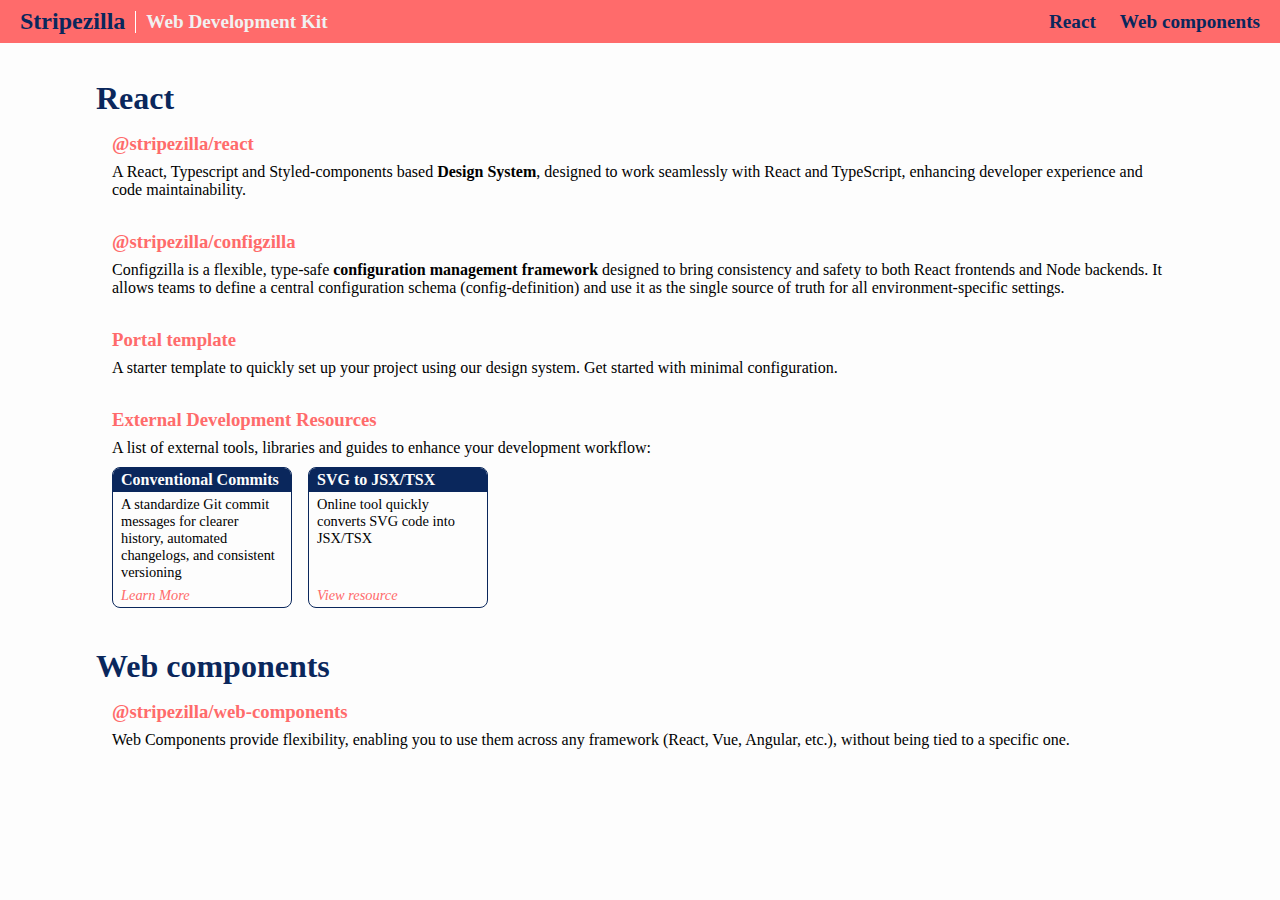
<file: index.html>
<!doctype html>
<html lang="en">

<head>
  <meta charset="UTF-8" />
  <meta http-equiv="X-UA-Compatible" content="IE=edge" />
  <meta name="viewport" content="width=device-width, initial-scale=1.0" />
  </script>
  <link rel="stylesheet" href="./style.css">
  <title>Stripezilla Web Development Kit</title>
</head>

<body>
  <header><div class="header-title">Stripezilla <h1>Web Development Kit</h1></div><div class="header-links"><a href="#react">React</a><a href="#web-components">Web components</a></div></header>
  <main>
  <section >
    <h2 id="react">React</h2>
    <div class="ds-libraries-container">
      <div class="card">
        <h3><a href="./react" target="_blank" aria-label="go to react components storybook">@stripezilla/react</a></h3>
        <div class="lib-description">A React, Typescript and Styled-components based <b>Design System</b>, designed to work seamlessly with React and
          TypeScript, enhancing developer experience and code maintainability.</div>
        <!-- <div class="cta"><a href="./react" target="_blank" aria-label="go to react components storybook">Go to storybook</a></div> -->
      </div>
      <div class="card">
        <h3><a href="https://www.npmjs.com/package/@stripezilla/configzilla"
            aria-label="go to configzilla npm documentation" target="_blank" rel="noopener noreferrer">@stripezilla/configzilla</a></h3>
        <div class="lib-description">Configzilla is a flexible, type-safe <b>configuration management framework</b> designed to bring consistency and safety to both React frontends and Node backends. It allows teams to define a central configuration schema (config-definition) and use it as the single source of truth for all environment-specific settings.</div>
        <!-- <div class="cta"><a href="https://www.npmjs.com/package/@stripezilla/configzilla"
            aria-label="go to configzilla npm documentation" target="_blank" rel="noopener noreferrer">Go to npm
            documentation</a></div> -->
      </div>
      <div class="card">
        <h3><a href="https://github.com/abhishek-kumar2-TA/ta-template"
            aria-label="go to portal template repository" target="_blank" rel="noopener noreferrer">Portal template</a></h3>
        <div class="lib-description">A starter template to quickly set up your project using our design system.
          Get started with minimal configuration.
        </div>
        <!-- <div class="cta"><a href="https://github.com/abhishek-kumar2-TA/ta-template"
            aria-label="go to portal template repository" target="_blank" rel="noopener noreferrer">Go to repository</a>
        </div> -->
      </div>
      <div class="card">
        <h3>External Development Resources</h3>
        <div class="lib-description">
          <div>
            A list of external tools, libraries and guides to enhance your development workflow:
          </div>
          <div class="external-resources">
            <div class="external-resource-container">
              <div class="external-resource-title">
                Conventional Commits
              </div>
              <div class="external-resource-description">
                A standardize Git commit messages for clearer history, automated changelogs, and consistent versioning
              </div>
              <div class="external-resource-action">
                <a href="https://www.conventionalcommits.org/en/v1.0.0/" target="_blank" rel="noopener noreferrer">Learn More</a> 
              </div>
            </div>
            <div class="external-resource-container">
              <div class="external-resource-title">
                SVG to JSX/TSX
              </div>
              <div class="external-resource-description">
                Online tool quickly converts SVG code into JSX/TSX
              </div>
              <div class="external-resource-action">
                <a href="https://worksbyabhi.com/svg-to-jsx-tsx/" target="_blank" rel="noopener noreferrer">View resource</a> 
              </div>
            </div>
          </div>
        <div>
      </div>
    </div>
  </section>
  <section>
    <h2>Web components</h2>
    <div class="ds-libraries-container">
      <div class="card">
        <h3 id="web-components"><a href="./web-components" target="_blank" aria-label="go to web components storybook">@stripezilla/web-components</a></h3>
        <div class="lib-description">Web Components provide flexibility, enabling you to use them across any framework
          (React, Vue, Angular, etc.), without being tied to a specific one.</div>
        <!-- <div class="cta"><a href="./web-components" target="_blank" aria-label="go to web components storybook">Go to storybook</a></div> -->
      </div>
    </div>
  </section>
  </main> 
</body>

</html>
</file>
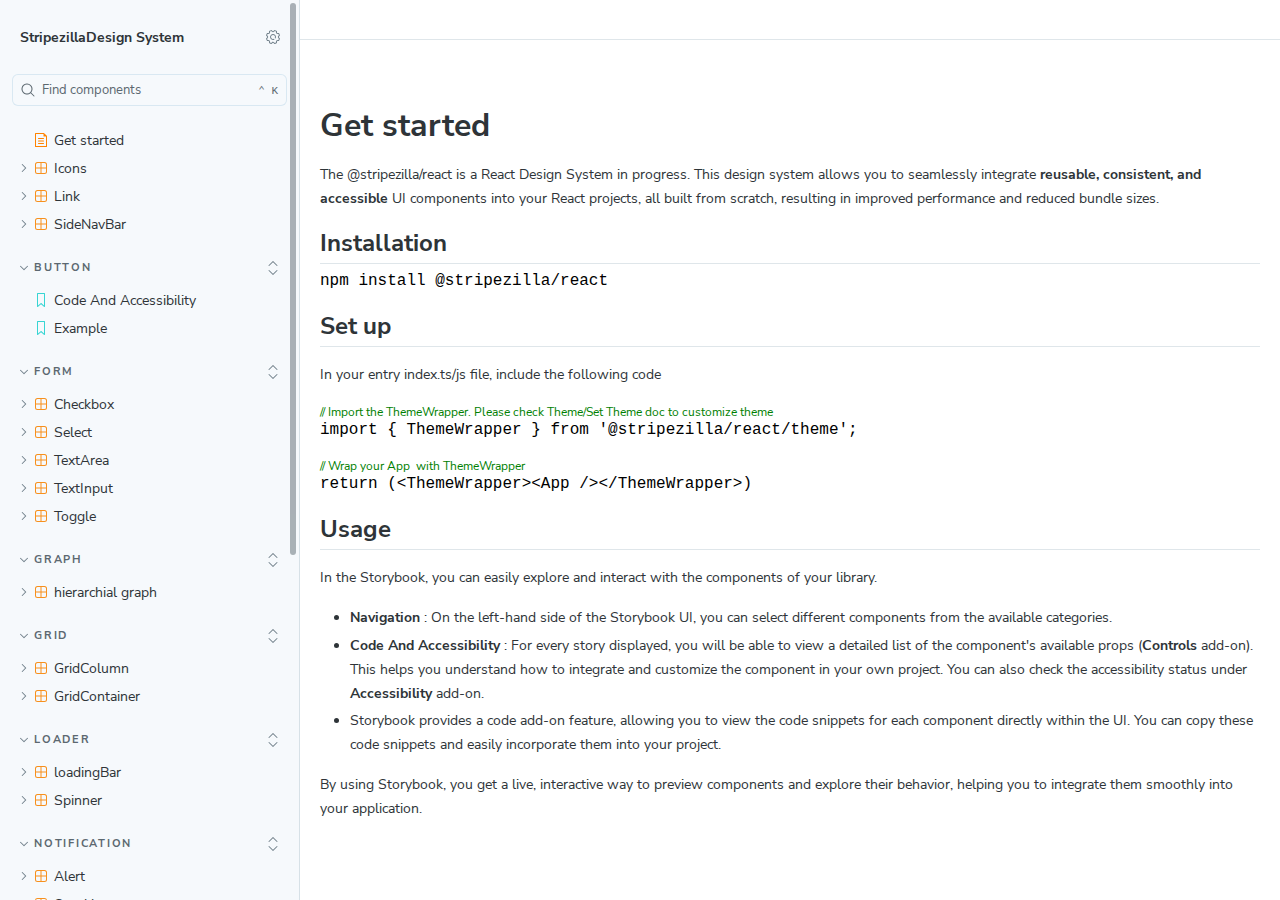
<file: react/index.html>
<!DOCTYPE html>
<html lang="en">
  <head>
    <meta charset="utf-8" />

    <title>@storybook/core - Storybook</title>
    <meta name="viewport" content="width=device-width, initial-scale=1, maximum-scale=1" />

    
    <link rel="icon" type="image/svg+xml" href="./favicon.svg" />
    
    <style>
      @font-face {
        font-family: 'Nunito Sans';
        font-style: normal;
        font-weight: 400;
        font-display: swap;
        src: url('./sb-common-assets/nunito-sans-regular.woff2') format('woff2');
      }

      @font-face {
        font-family: 'Nunito Sans';
        font-style: italic;
        font-weight: 400;
        font-display: swap;
        src: url('./sb-common-assets/nunito-sans-italic.woff2') format('woff2');
      }

      @font-face {
        font-family: 'Nunito Sans';
        font-style: normal;
        font-weight: 700;
        font-display: swap;
        src: url('./sb-common-assets/nunito-sans-bold.woff2') format('woff2');
      }

      @font-face {
        font-family: 'Nunito Sans';
        font-style: italic;
        font-weight: 700;
        font-display: swap;
        src: url('./sb-common-assets/nunito-sans-bold-italic.woff2') format('woff2');
      }
    </style>

    <link href="./sb-manager/runtime.js" rel="modulepreload" />

    
    <link href="./sb-addons/storybook-core-core-server-presets-0/common-manager-bundle.js" rel="modulepreload" />
    
    <link href="./sb-addons/essentials-controls-1/manager-bundle.js" rel="modulepreload" />
    
    <link href="./sb-addons/essentials-actions-2/manager-bundle.js" rel="modulepreload" />
    
    <link href="./sb-addons/essentials-backgrounds-3/manager-bundle.js" rel="modulepreload" />
    
    <link href="./sb-addons/essentials-viewport-4/manager-bundle.js" rel="modulepreload" />
    
    <link href="./sb-addons/essentials-toolbars-5/manager-bundle.js" rel="modulepreload" />
    
    <link href="./sb-addons/essentials-measure-6/manager-bundle.js" rel="modulepreload" />
    
    <link href="./sb-addons/essentials-outline-7/manager-bundle.js" rel="modulepreload" />
    
    <link href="./sb-addons/storysource-8/manager-bundle.js" rel="modulepreload" />
    
    <link href="./sb-addons/a11y-9/manager-bundle.js" rel="modulepreload" />
    
    <link href="./sb-addons/storybook-10/manager-bundle.js" rel="modulepreload" />
       

    <style>
      #storybook-root[hidden] {
        display: none !important;
      }
    </style>

    
  </head>
  <body>
    <div id="root"></div>

    
    <script>
      
        
          window['FEATURES'] = {
  "argTypeTargetsV7": true,
  "legacyDecoratorFileOrder": false,
  "disallowImplicitActionsInRenderV8": true
};
        
      
        
          window['REFS'] = {};
        
      
        
          window['LOGLEVEL'] = "info";
        
      
        
          window['DOCS_OPTIONS'] = {
  "defaultName": "Docs",
  "autodocs": "tag"
};
        
      
        
          window['CONFIG_TYPE'] = "PRODUCTION";
        
      
        
      
        
      
        
          window['TAGS_OPTIONS'] = {
  "dev-only": {
    "excludeFromDocsStories": true
  },
  "docs-only": {
    "excludeFromSidebar": true
  },
  "test-only": {
    "excludeFromSidebar": true,
    "excludeFromDocsStories": true
  }
};
        
      
        
          window['STORYBOOK_RENDERER'] = "react";
        
      
        
          window['STORYBOOK_BUILDER'] = "@storybook/builder-webpack5";
        
      
        
          window['STORYBOOK_FRAMEWORK'] = "/home/roar/rnd/design-system/node_modules/@storybook/react-webpack5";
        
      
    </script>
    

    <script type="module">
      import './sb-manager/globals-runtime.js';
      
      
        import './sb-addons/storybook-core-core-server-presets-0/common-manager-bundle.js';
      
        import './sb-addons/essentials-controls-1/manager-bundle.js';
      
        import './sb-addons/essentials-actions-2/manager-bundle.js';
      
        import './sb-addons/essentials-backgrounds-3/manager-bundle.js';
      
        import './sb-addons/essentials-viewport-4/manager-bundle.js';
      
        import './sb-addons/essentials-toolbars-5/manager-bundle.js';
      
        import './sb-addons/essentials-measure-6/manager-bundle.js';
      
        import './sb-addons/essentials-outline-7/manager-bundle.js';
      
        import './sb-addons/storysource-8/manager-bundle.js';
      
        import './sb-addons/a11y-9/manager-bundle.js';
      
        import './sb-addons/storybook-10/manager-bundle.js';
      
      
      import './sb-manager/runtime.js';
    </script>

    
    <link href="./sb-preview/runtime.js" rel="prefetch" as="script" />
    
  </body>
</html>
</file>
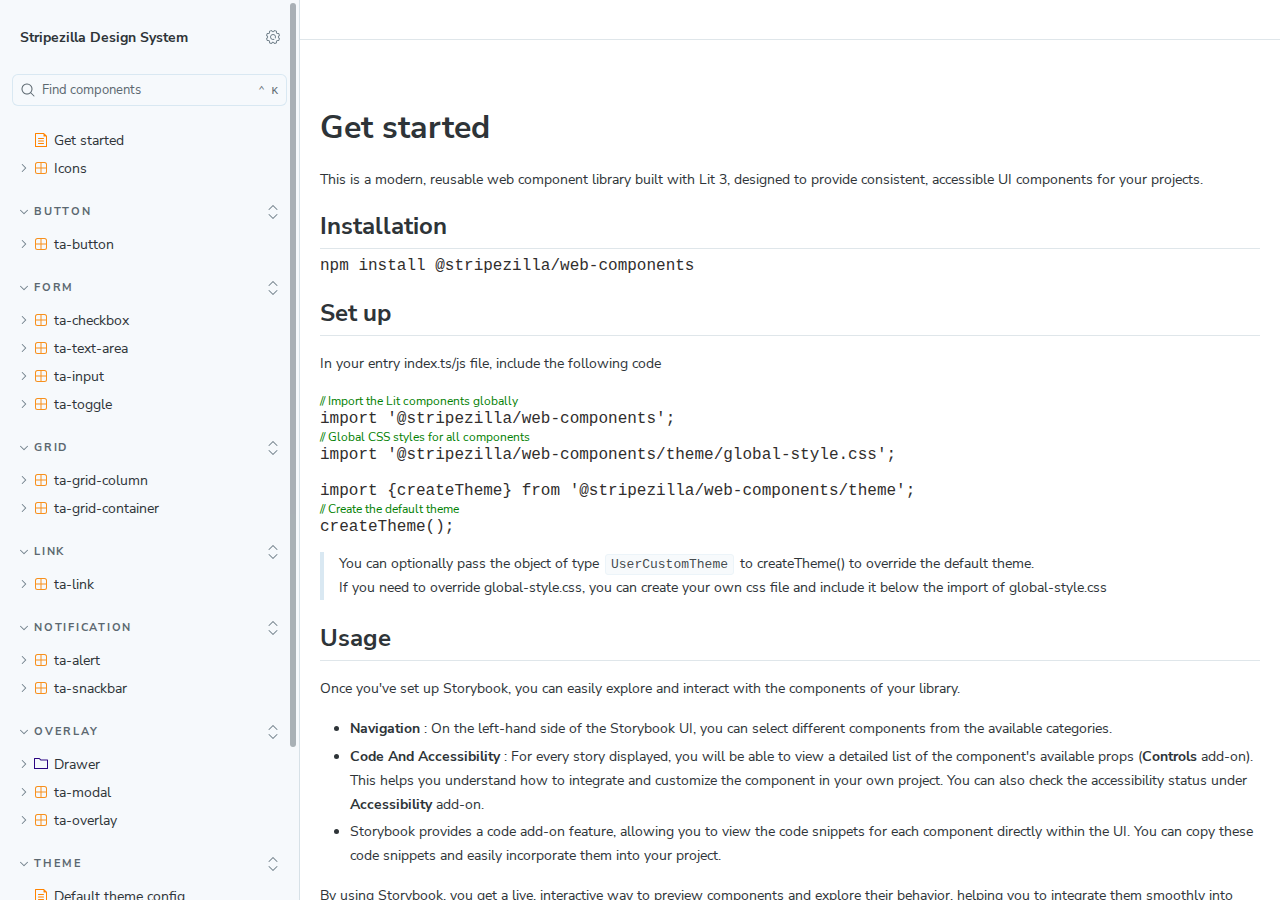
<file: web-components/index.html>
<!DOCTYPE html>
<html lang="en">
  <head>
    <meta charset="utf-8" />

    <title>@storybook/core - Storybook</title>
    <meta name="viewport" content="width=device-width, initial-scale=1, maximum-scale=1" />

    
    <link rel="icon" type="image/svg+xml" href="./favicon.svg" />
    
    <style>
      @font-face {
        font-family: 'Nunito Sans';
        font-style: normal;
        font-weight: 400;
        font-display: swap;
        src: url('./sb-common-assets/nunito-sans-regular.woff2') format('woff2');
      }

      @font-face {
        font-family: 'Nunito Sans';
        font-style: italic;
        font-weight: 400;
        font-display: swap;
        src: url('./sb-common-assets/nunito-sans-italic.woff2') format('woff2');
      }

      @font-face {
        font-family: 'Nunito Sans';
        font-style: normal;
        font-weight: 700;
        font-display: swap;
        src: url('./sb-common-assets/nunito-sans-bold.woff2') format('woff2');
      }

      @font-face {
        font-family: 'Nunito Sans';
        font-style: italic;
        font-weight: 700;
        font-display: swap;
        src: url('./sb-common-assets/nunito-sans-bold-italic.woff2') format('woff2');
      }
    </style>

    <link href="./sb-manager/runtime.js" rel="modulepreload" />

    
    <link href="./sb-addons/storybook-core-core-server-presets-0/common-manager-bundle.js" rel="modulepreload" />
    
    <link href="./sb-addons/essentials-controls-1/manager-bundle.js" rel="modulepreload" />
    
    <link href="./sb-addons/essentials-actions-2/manager-bundle.js" rel="modulepreload" />
    
    <link href="./sb-addons/essentials-backgrounds-3/manager-bundle.js" rel="modulepreload" />
    
    <link href="./sb-addons/essentials-viewport-4/manager-bundle.js" rel="modulepreload" />
    
    <link href="./sb-addons/essentials-toolbars-5/manager-bundle.js" rel="modulepreload" />
    
    <link href="./sb-addons/essentials-measure-6/manager-bundle.js" rel="modulepreload" />
    
    <link href="./sb-addons/essentials-outline-7/manager-bundle.js" rel="modulepreload" />
    
    <link href="./sb-addons/storysource-8/manager-bundle.js" rel="modulepreload" />
    
    <link href="./sb-addons/a11y-9/manager-bundle.js" rel="modulepreload" />
    
    <link href="./sb-addons/storybook-10/manager-bundle.js" rel="modulepreload" />
       

    <style>
      #storybook-root[hidden] {
        display: none !important;
      }
    </style>

    
  </head>
  <body>
    <div id="root"></div>

    
    <script>
      
        
          window['FEATURES'] = {
  "argTypeTargetsV7": true,
  "legacyDecoratorFileOrder": false,
  "disallowImplicitActionsInRenderV8": true
};
        
      
        
          window['REFS'] = {};
        
      
        
          window['LOGLEVEL'] = "info";
        
      
        
          window['DOCS_OPTIONS'] = {
  "defaultName": "Docs",
  "autodocs": "tag"
};
        
      
        
          window['CONFIG_TYPE'] = "PRODUCTION";
        
      
        
      
        
      
        
          window['TAGS_OPTIONS'] = {
  "dev-only": {
    "excludeFromDocsStories": true
  },
  "docs-only": {
    "excludeFromSidebar": true
  },
  "test-only": {
    "excludeFromSidebar": true,
    "excludeFromDocsStories": true
  }
};
        
      
        
          window['STORYBOOK_RENDERER'] = "web-components";
        
      
        
          window['STORYBOOK_BUILDER'] = "@storybook/builder-webpack5";
        
      
        
          window['STORYBOOK_FRAMEWORK'] = "/home/roar/rnd/design-system/node_modules/@storybook/web-components-webpack5";
        
      
    </script>
    

    <script type="module">
      import './sb-manager/globals-runtime.js';
      
      
        import './sb-addons/storybook-core-core-server-presets-0/common-manager-bundle.js';
      
        import './sb-addons/essentials-controls-1/manager-bundle.js';
      
        import './sb-addons/essentials-actions-2/manager-bundle.js';
      
        import './sb-addons/essentials-backgrounds-3/manager-bundle.js';
      
        import './sb-addons/essentials-viewport-4/manager-bundle.js';
      
        import './sb-addons/essentials-toolbars-5/manager-bundle.js';
      
        import './sb-addons/essentials-measure-6/manager-bundle.js';
      
        import './sb-addons/essentials-outline-7/manager-bundle.js';
      
        import './sb-addons/storysource-8/manager-bundle.js';
      
        import './sb-addons/a11y-9/manager-bundle.js';
      
        import './sb-addons/storybook-10/manager-bundle.js';
      
      
      import './sb-manager/runtime.js';
    </script>

    
    <link href="./sb-preview/runtime.js" rel="prefetch" as="script" />
    
  </body>
</html>
</file>
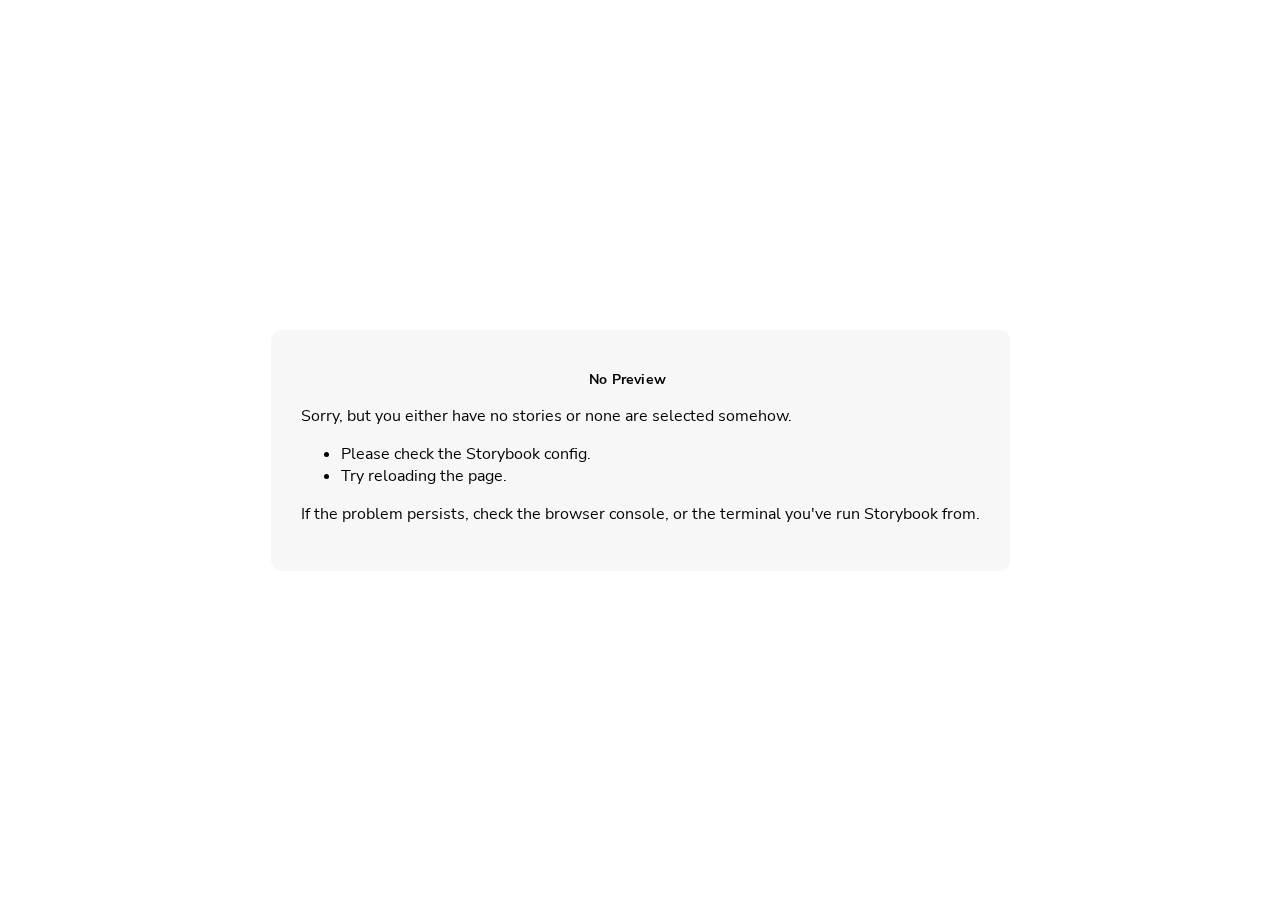
<file: react/iframe.html>
<!doctype html><html lang="en"><head><meta charset="utf-8"><title>Webpack App</title><meta name="viewport" content="width=device-width,initial-scale=1"><style>@font-face {
        font-family: 'Nunito Sans';
        font-style: normal;
        font-weight: 400;
        font-display: swap;
        src: url('./sb-common-assets/nunito-sans-regular.woff2') format('woff2');
      }

      @font-face {
        font-family: 'Nunito Sans';
        font-style: italic;
        font-weight: 400;
        font-display: swap;
        src: url('./sb-common-assets/nunito-sans-italic.woff2') format('woff2');
      }

      @font-face {
        font-family: 'Nunito Sans';
        font-style: normal;
        font-weight: 700;
        font-display: swap;
        src: url('./sb-common-assets/nunito-sans-bold.woff2') format('woff2');
      }

      @font-face {
        font-family: 'Nunito Sans';
        font-style: italic;
        font-weight: 700;
        font-display: swap;
        src: url('./sb-common-assets/nunito-sans-bold-italic.woff2') format('woff2');
      }</style><base target="_parent"><style>/* While we aren't showing the main block yet, but still preparing, we want everything the user
     has rendered, which may or may not be in #storybook-root, to be display none */
  .sb-show-preparing-story:not(.sb-show-main) > :not(.sb-preparing-story) {
    display: none;
  }

  .sb-show-preparing-docs:not(.sb-show-main) > :not(.sb-preparing-docs) {
    display: none;
  }

  /* Hide our own blocks when we aren't supposed to be showing them */
  :not(.sb-show-preparing-story) > .sb-preparing-story,
  :not(.sb-show-preparing-docs) > .sb-preparing-docs,
  :not(.sb-show-nopreview) > .sb-nopreview,
  :not(.sb-show-errordisplay) > .sb-errordisplay {
    display: none;
  }

  .sb-show-main.sb-main-centered {
    margin: 0;
    display: flex;
    align-items: center;
    min-height: 100vh;
  }

  .sb-show-main.sb-main-centered #storybook-root {
    box-sizing: border-box;
    margin: auto;
    padding: 1rem;
    max-height: 100%;
    /* Hack for centering correctly in IE11 */
  }

  /* Vertical centering fix for IE11 */
  @media screen and (-ms-high-contrast: none), (-ms-high-contrast: active) {
    .sb-show-main.sb-main-centered:after {
      content: '';
      min-height: inherit;
      font-size: 0;
    }
  }

  .sb-show-main.sb-main-fullscreen {
    margin: 0;
    padding: 0;
    display: block;
  }

  .sb-show-main.sb-main-padded {
    margin: 0;
    padding: 1rem;
    display: block;
    box-sizing: border-box;
  }

  .sb-wrapper {
    position: fixed;
    top: 0;
    bottom: 0;
    left: 0;
    right: 0;
    box-sizing: border-box;

    padding: 40px;
    font-family:
      'Nunito Sans',
      -apple-system,
      '.SFNSText-Regular',
      'San Francisco',
      BlinkMacSystemFont,
      'Segoe UI',
      'Helvetica Neue',
      Helvetica,
      Arial,
      sans-serif;
    -webkit-font-smoothing: antialiased;
    overflow: auto;
  }

  @media (max-width: 700px) {
    .sb-wrapper {
      padding: 20px;
    }
  }

  @media (max-width: 500px) {
    .sb-wrapper {
      padding: 10px;
    }
  }

  .sb-heading {
    font-size: 14px;
    font-weight: 600;
    letter-spacing: 0.2px;
    margin: 10px 0;
    padding-right: 25px;
  }

  .sb-nopreview {
    display: flex;
    align-content: center;
    justify-content: center;
    box-sizing: border-box;
  }

  .sb-nopreview_main {
    margin: auto;
    padding: 30px;
    border-radius: 10px;
    background: rgba(0, 0, 0, 0.03);
  }

  .sb-nopreview_heading {
    text-align: center;
  }

  .sb-errordisplay {
    background: #f6f9fc;
    color: black;
    z-index: 999999;
    width: 100vw;
    min-height: 100vh;
    box-sizing: border-box;

    & ol {
      padding-left: 18px;
      margin: 0;
    }

    & h1 {
      font-family: Nunito Sans;
      font-size: 22px;
      font-weight: 400;
      line-height: 30px;
      font-weight: normal;
      margin: 0;

      &::before {
        content: '';
        display: inline-block;
        width: 12px;
        height: 12px;
        background: #ff4400;
        border-radius: 50%;
        margin-right: 8px;
      }
    }

    & p,
    & ol {
      font-family: Nunito Sans;
      font-size: 14px;
      font-weight: 400;
      line-height: 19px;
      margin: 0;
    }

    & li + li {
      margin: 0;
      padding: 0;
      padding-top: 12px;
    }

    & a {
      color: currentColor;
    }
  }

  .sb-errordisplay_main {
    margin: auto;
    padding: 24px;
    display: flex;
    box-sizing: border-box;

    flex-direction: column;
    min-height: 100%;
    width: 100%;
    border-radius: 6px;
    background: white;
    border: 1px solid #ff0000;
    box-shadow: 0 0 64px rgba(0, 0, 0, 0.1);
    gap: 24px;
  }

  .sb-errordisplay_code {
    padding: 10px;
    flex: 1;
    background: #242424;
    color: #c6c6c6;
    box-sizing: border-box;

    font-size: 14px;
    font-weight: 400;
    line-height: 19px;
    border-radius: 4px;

    font-family: 'Operator Mono', 'Fira Code Retina', 'Fira Code', 'FiraCode-Retina', 'Andale Mono',
      'Lucida Console', Consolas, Monaco, monospace;
    margin: 0;
    overflow: auto;
  }

  .sb-errordisplay pre {
    white-space: pre-wrap;
    white-space: revert;
  }

  @-webkit-keyframes sb-rotate360 {
    from {
      transform: rotate(0deg);
    }

    to {
      transform: rotate(360deg);
    }
  }

  @keyframes sb-rotate360 {
    from {
      transform: rotate(0deg);
    }

    to {
      transform: rotate(360deg);
    }
  }

  @-webkit-keyframes sb-glow {
    0%,
    100% {
      opacity: 1;
    }

    50% {
      opacity: 0.4;
    }
  }

  @keyframes sb-glow {
    0%,
    100% {
      opacity: 1;
    }

    50% {
      opacity: 0.4;
    }
  }

  /* We display the preparing loaders *over* the rendering story */
  .sb-preparing-story,
  .sb-preparing-docs {
    background-color: white;
    /* Maximum possible z-index. It would be better to use stacking contexts to ensure it's always
    on top, but this isn't possible as it would require making CSS changes that could affect user code */
    z-index: 2147483647;
  }

  .sb-loader {
    -webkit-animation: sb-rotate360 0.7s linear infinite;
    animation: sb-rotate360 0.7s linear infinite;
    border-color: rgba(97, 97, 97, 0.29);
    border-radius: 50%;
    border-style: solid;
    border-top-color: #646464;
    border-width: 2px;
    display: inline-block;
    height: 32px;
    left: 50%;
    margin-left: -16px;
    margin-top: -16px;
    mix-blend-mode: difference;
    overflow: hidden;
    position: absolute;
    top: 50%;
    transition: all 200ms ease-out;
    vertical-align: top;
    width: 32px;
    z-index: 4;
  }

  .sb-previewBlock {
    background: #fff;
    border: 1px solid rgba(0, 0, 0, 0.1);
    border-radius: 4px;
    box-shadow: rgba(0, 0, 0, 0.1) 0 1px 3px 0;
    margin: 25px auto 40px;
    max-width: 600px;
  }

  .sb-previewBlock_header {
    align-items: center;
    box-shadow: rgba(0, 0, 0, 0.1) 0 -1px 0 0 inset;
    display: flex;
    gap: 14px;
    height: 40px;
    padding: 0 12px;
  }

  .sb-previewBlock_icon {
    -webkit-animation: sb-glow 1.5s ease-in-out infinite;
    animation: sb-glow 1.5s ease-in-out infinite;
    background: #e6e6e6;
    height: 14px;
    width: 14px;
  }

  .sb-previewBlock_icon:last-child {
    margin-left: auto;
  }

  .sb-previewBlock_body {
    -webkit-animation: sb-glow 1.5s ease-in-out infinite;
    animation: sb-glow 1.5s ease-in-out infinite;
    height: 182px;
    position: relative;
  }

  .sb-argstableBlock {
    border-collapse: collapse;
    border-spacing: 0;
    font-size: 13px;
    line-height: 20px;
    margin: 25px auto 40px;
    max-width: 600px;
    text-align: left;
    width: 100%;
  }

  .sb-argstableBlock th:first-of-type,
  .sb-argstableBlock td:first-of-type {
    padding-left: 20px;
  }

  .sb-argstableBlock th:nth-of-type(2),
  .sb-argstableBlock td:nth-of-type(2) {
    width: 35%;
  }

  .sb-argstableBlock th:nth-of-type(3),
  .sb-argstableBlock td:nth-of-type(3) {
    width: 15%;
  }

  .sb-argstableBlock th:last-of-type,
  .sb-argstableBlock td:last-of-type {
    width: 25%;
    padding-right: 20px;
  }

  .sb-argstableBlock th span,
  .sb-argstableBlock td span {
    -webkit-animation: sb-glow 1.5s ease-in-out infinite;
    animation: sb-glow 1.5s ease-in-out infinite;
    background-color: rgba(0, 0, 0, 0.1);
    border-radius: 0;
    box-shadow: none;
    color: transparent;
  }

  .sb-argstableBlock th {
    padding: 10px 15px;
  }

  .sb-argstableBlock-body {
    border-radius: 4px;
    box-shadow:
      rgba(0, 0, 0, 0.1) 0 1px 3px 1px,
      rgba(0, 0, 0, 0.065) 0 0 0 1px;
  }

  .sb-argstableBlock-body tr {
    background: transparent;
    overflow: hidden;
  }

  .sb-argstableBlock-body tr:not(:first-child) {
    border-top: 1px solid #e6e6e6;
  }

  .sb-argstableBlock-body tr:first-child td:first-child {
    border-top-left-radius: 4px;
  }

  .sb-argstableBlock-body tr:first-child td:last-child {
    border-top-right-radius: 4px;
  }

  .sb-argstableBlock-body tr:last-child td:first-child {
    border-bottom-left-radius: 4px;
  }

  .sb-argstableBlock-body tr:last-child td:last-child {
    border-bottom-right-radius: 4px;
  }

  .sb-argstableBlock-body td {
    background: #fff;
    padding-bottom: 10px;
    padding-top: 10px;
    vertical-align: top;
  }

  .sb-argstableBlock-body td:not(:first-of-type) {
    padding-left: 15px;
    padding-right: 15px;
  }

  .sb-argstableBlock-body button {
    -webkit-animation: sb-glow 1.5s ease-in-out infinite;
    animation: sb-glow 1.5s ease-in-out infinite;
    background-color: rgba(0, 0, 0, 0.1);
    border: 0;
    border-radius: 0;
    box-shadow: none;
    color: transparent;
    display: inline;
    font-size: 12px;
    line-height: 1;
    padding: 10px 16px;
  }

  .sb-argstableBlock-summary {
    margin-top: 4px;
  }

  .sb-argstableBlock-code {
    margin-right: 4px;
    margin-bottom: 4px;
    padding: 2px 5px;
  }</style><script>/* globals window */
  /* eslint-disable no-underscore-dangle */
  try {
    if (window.top !== window) {
      window.__REACT_DEVTOOLS_GLOBAL_HOOK__ = window.top.__REACT_DEVTOOLS_GLOBAL_HOOK__;
      window.__VUE_DEVTOOLS_GLOBAL_HOOK__ = window.top.__VUE_DEVTOOLS_GLOBAL_HOOK__;
      window.top.__VUE_DEVTOOLS_CONTEXT__ = window.document;
    }
  } catch (e) {
    // eslint-disable-next-line no-console
    console.warn('unable to connect to top frame for connecting dev tools');
  }</script><style>#storybook-root[hidden],
      #storybook-docs[hidden] {
        display: none !important;
      }</style></head><body><div class="sb-preparing-story sb-wrapper"><div class="sb-loader"></div></div><div class="sb-preparing-docs sb-wrapper"><div class="sb-previewBlock"><div class="sb-previewBlock_header"><div class="sb-previewBlock_icon"></div><div class="sb-previewBlock_icon"></div><div class="sb-previewBlock_icon"></div><div class="sb-previewBlock_icon"></div></div><div class="sb-previewBlock_body"><div class="sb-loader"></div></div></div><table aria-hidden="true" class="sb-argstableBlock"><thead class="sb-argstableBlock-head"><tr><th><span>Name</span></th><th><span>Description</span></th><th><span>Default</span></th><th><span>Control</span></th></tr></thead><tbody class="sb-argstableBlock-body"><tr><td><span>propertyName</span><span title="Required">*</span></td><td><div><span>This is a short description</span></div><div class="sb-argstableBlock-summary"><div><span class="sb-argstableBlock-code">summary</span></div></div></td><td><div><span class="sb-argstableBlock-code">defaultValue</span></div></td><td><button>Set string</button></td></tr><tr><td><span>propertyName</span><span>*</span></td><td><div><span>This is a short description</span></div><div class="sb-argstableBlock-summary"><div><span class="sb-argstableBlock-code">summary</span></div></div></td><td><div><span class="sb-argstableBlock-code">defaultValue</span></div></td><td><button>Set string</button></td></tr><tr><td><span>propertyName</span><span>*</span></td><td><div><span>This is a short description</span></div><div class="sb-argstableBlock-summary"><div><span class="sb-argstableBlock-code">summary</span></div></div></td><td><div><span class="sb-argstableBlock-code">defaultValue</span></div></td><td><button>Set string</button></td></tr></tbody></table></div><div class="sb-nopreview sb-wrapper"><div class="sb-nopreview_main"><h1 class="sb-nopreview_heading sb-heading">No Preview</h1><p>Sorry, but you either have no stories or none are selected somehow.</p><ul><li>Please check the Storybook config.</li><li>Try reloading the page.</li></ul><p>If the problem persists, check the browser console, or the terminal you've run Storybook from.</p></div></div><div class="sb-errordisplay sb-wrapper"><div class="sb-errordisplay_main"><h1 id="error-message"></h1><p>The component failed to render properly, likely due to a configuration issue in Storybook. Here are some common causes and how you can address them:</p><ol><li><strong>Missing Context/Providers</strong>: You can use decorators to supply specific contexts or providers, which are sometimes necessary for components to render correctly. For detailed instructions on using decorators, please visit the <a href="https://storybook.js.org/docs/writing-stories/decorators">Decorators documentation</a>.</li><li><strong>Misconfigured Webpack or Vite</strong>: Verify that Storybook picks up all necessary settings for loaders, plugins, and other relevant parameters. You can find step-by-step guides for configuring <a href="https://storybook.js.org/docs/builders/webpack">Webpack</a> or <a href="https://storybook.js.org/docs/builders/vite">Vite</a> with Storybook.</li><li><strong>Missing Environment Variables</strong>: Your Storybook may require specific environment variables to function as intended. You can set up custom environment variables as outlined in the <a href="https://storybook.js.org/docs/configure/environment-variables">Environment Variables documentation</a>.</li></ol><pre class="sb-errordisplay_code"><code id="error-stack"></code></pre></div></div><div id="storybook-root"></div><div id="storybook-docs"></div><script>window['CONFIG_TYPE'] = "PRODUCTION";
          
      
          
            window['LOGLEVEL'] = "info";
          
      
          
            window['FRAMEWORK_OPTIONS'] = {};
          
      
          
      
          
            window['FEATURES'] = {"argTypeTargetsV7":true,"legacyDecoratorFileOrder":false,"disallowImplicitActionsInRenderV8":true};
          
      
          
      
          
            window['STORIES'] = [{"titlePrefix":"","directory":"./src","files":"**/*.mdx","importPathMatcher":"^\\.[\\\\/](?:src(?:\\/(?!\\.)(?:(?:(?!(?:^|\\/)\\.).)*?)\\/|\\/|$)(?!\\.)(?=.)[^/]*?\\.mdx)$"},{"titlePrefix":"","directory":"./src","files":"**/*.stories.@(js|jsx|mjs|ts|tsx)","importPathMatcher":"^\\.[\\\\/](?:src(?:\\/(?!\\.)(?:(?:(?!(?:^|\\/)\\.).)*?)\\/|\\/|$)(?!\\.)(?=.)[^/]*?\\.stories\\.(js|jsx|mjs|ts|tsx))$"}];
          
      
          
            window['DOCS_OPTIONS'] = {"defaultName":"Docs","autodocs":"tag"};
          
      
          
            window['TAGS_OPTIONS'] = {"dev-only":{"excludeFromDocsStories":true},"docs-only":{"excludeFromSidebar":true},"test-only":{"excludeFromSidebar":true,"excludeFromDocsStories":true}};</script><script type="module">import './sb-preview/runtime.js';

      
      import './runtime~main.376d891f.iframe.bundle.js';
      
      import './971.64552dbf.iframe.bundle.js';
      
      import './main.9ee87d3a.iframe.bundle.js';</script></body></html>
</file>
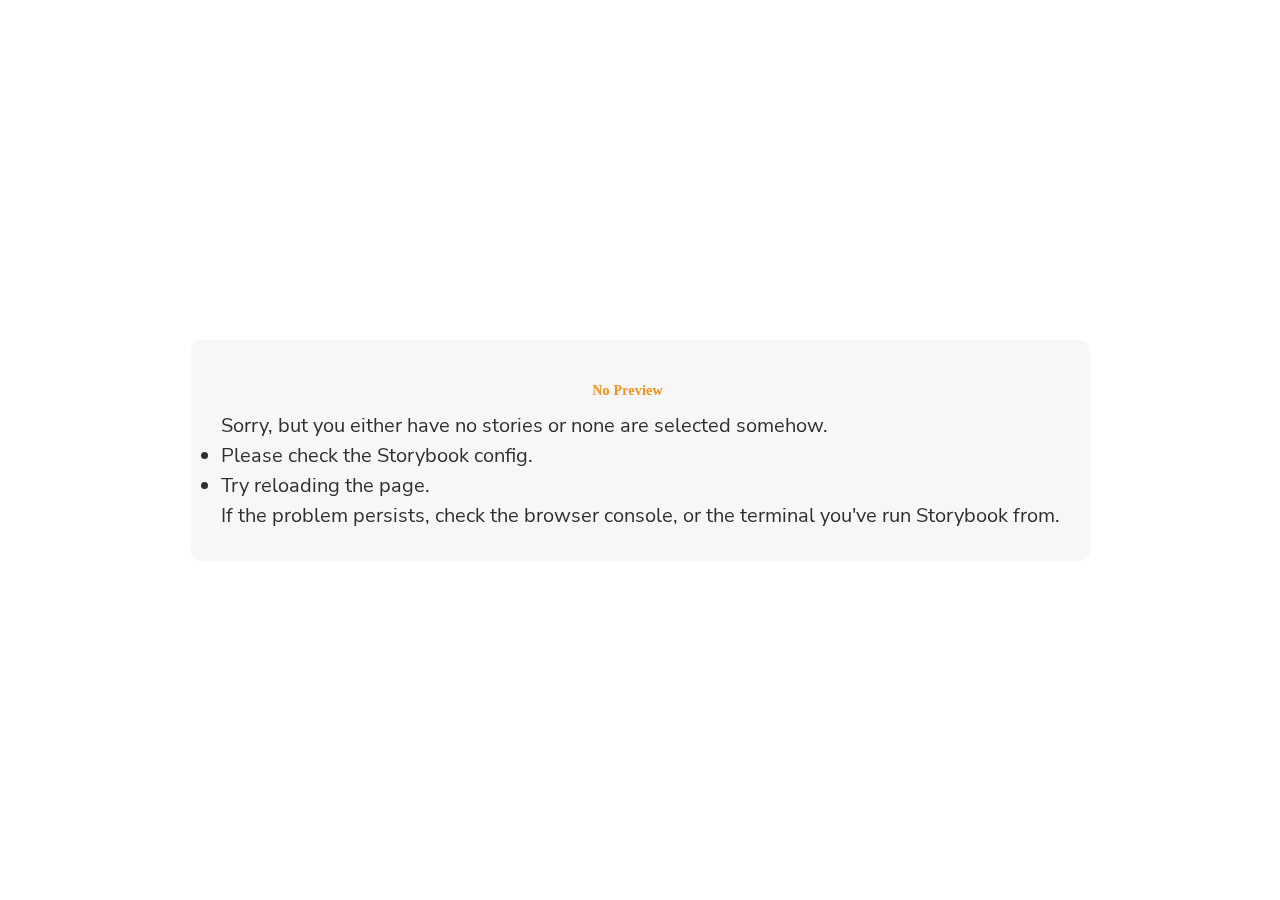
<file: web-components/iframe.html>
<!doctype html><html lang="en"><head><meta charset="utf-8"><title>Webpack App</title><meta name="viewport" content="width=device-width,initial-scale=1"><style>@font-face {
        font-family: 'Nunito Sans';
        font-style: normal;
        font-weight: 400;
        font-display: swap;
        src: url('./sb-common-assets/nunito-sans-regular.woff2') format('woff2');
      }

      @font-face {
        font-family: 'Nunito Sans';
        font-style: italic;
        font-weight: 400;
        font-display: swap;
        src: url('./sb-common-assets/nunito-sans-italic.woff2') format('woff2');
      }

      @font-face {
        font-family: 'Nunito Sans';
        font-style: normal;
        font-weight: 700;
        font-display: swap;
        src: url('./sb-common-assets/nunito-sans-bold.woff2') format('woff2');
      }

      @font-face {
        font-family: 'Nunito Sans';
        font-style: italic;
        font-weight: 700;
        font-display: swap;
        src: url('./sb-common-assets/nunito-sans-bold-italic.woff2') format('woff2');
      }</style><base target="_parent"><style>/* While we aren't showing the main block yet, but still preparing, we want everything the user
     has rendered, which may or may not be in #storybook-root, to be display none */
  .sb-show-preparing-story:not(.sb-show-main) > :not(.sb-preparing-story) {
    display: none;
  }

  .sb-show-preparing-docs:not(.sb-show-main) > :not(.sb-preparing-docs) {
    display: none;
  }

  /* Hide our own blocks when we aren't supposed to be showing them */
  :not(.sb-show-preparing-story) > .sb-preparing-story,
  :not(.sb-show-preparing-docs) > .sb-preparing-docs,
  :not(.sb-show-nopreview) > .sb-nopreview,
  :not(.sb-show-errordisplay) > .sb-errordisplay {
    display: none;
  }

  .sb-show-main.sb-main-centered {
    margin: 0;
    display: flex;
    align-items: center;
    min-height: 100vh;
  }

  .sb-show-main.sb-main-centered #storybook-root {
    box-sizing: border-box;
    margin: auto;
    padding: 1rem;
    max-height: 100%;
    /* Hack for centering correctly in IE11 */
  }

  /* Vertical centering fix for IE11 */
  @media screen and (-ms-high-contrast: none), (-ms-high-contrast: active) {
    .sb-show-main.sb-main-centered:after {
      content: '';
      min-height: inherit;
      font-size: 0;
    }
  }

  .sb-show-main.sb-main-fullscreen {
    margin: 0;
    padding: 0;
    display: block;
  }

  .sb-show-main.sb-main-padded {
    margin: 0;
    padding: 1rem;
    display: block;
    box-sizing: border-box;
  }

  .sb-wrapper {
    position: fixed;
    top: 0;
    bottom: 0;
    left: 0;
    right: 0;
    box-sizing: border-box;

    padding: 40px;
    font-family:
      'Nunito Sans',
      -apple-system,
      '.SFNSText-Regular',
      'San Francisco',
      BlinkMacSystemFont,
      'Segoe UI',
      'Helvetica Neue',
      Helvetica,
      Arial,
      sans-serif;
    -webkit-font-smoothing: antialiased;
    overflow: auto;
  }

  @media (max-width: 700px) {
    .sb-wrapper {
      padding: 20px;
    }
  }

  @media (max-width: 500px) {
    .sb-wrapper {
      padding: 10px;
    }
  }

  .sb-heading {
    font-size: 14px;
    font-weight: 600;
    letter-spacing: 0.2px;
    margin: 10px 0;
    padding-right: 25px;
  }

  .sb-nopreview {
    display: flex;
    align-content: center;
    justify-content: center;
    box-sizing: border-box;
  }

  .sb-nopreview_main {
    margin: auto;
    padding: 30px;
    border-radius: 10px;
    background: rgba(0, 0, 0, 0.03);
  }

  .sb-nopreview_heading {
    text-align: center;
  }

  .sb-errordisplay {
    background: #f6f9fc;
    color: black;
    z-index: 999999;
    width: 100vw;
    min-height: 100vh;
    box-sizing: border-box;

    & ol {
      padding-left: 18px;
      margin: 0;
    }

    & h1 {
      font-family: Nunito Sans;
      font-size: 22px;
      font-weight: 400;
      line-height: 30px;
      font-weight: normal;
      margin: 0;

      &::before {
        content: '';
        display: inline-block;
        width: 12px;
        height: 12px;
        background: #ff4400;
        border-radius: 50%;
        margin-right: 8px;
      }
    }

    & p,
    & ol {
      font-family: Nunito Sans;
      font-size: 14px;
      font-weight: 400;
      line-height: 19px;
      margin: 0;
    }

    & li + li {
      margin: 0;
      padding: 0;
      padding-top: 12px;
    }

    & a {
      color: currentColor;
    }
  }

  .sb-errordisplay_main {
    margin: auto;
    padding: 24px;
    display: flex;
    box-sizing: border-box;

    flex-direction: column;
    min-height: 100%;
    width: 100%;
    border-radius: 6px;
    background: white;
    border: 1px solid #ff0000;
    box-shadow: 0 0 64px rgba(0, 0, 0, 0.1);
    gap: 24px;
  }

  .sb-errordisplay_code {
    padding: 10px;
    flex: 1;
    background: #242424;
    color: #c6c6c6;
    box-sizing: border-box;

    font-size: 14px;
    font-weight: 400;
    line-height: 19px;
    border-radius: 4px;

    font-family: 'Operator Mono', 'Fira Code Retina', 'Fira Code', 'FiraCode-Retina', 'Andale Mono',
      'Lucida Console', Consolas, Monaco, monospace;
    margin: 0;
    overflow: auto;
  }

  .sb-errordisplay pre {
    white-space: pre-wrap;
    white-space: revert;
  }

  @-webkit-keyframes sb-rotate360 {
    from {
      transform: rotate(0deg);
    }

    to {
      transform: rotate(360deg);
    }
  }

  @keyframes sb-rotate360 {
    from {
      transform: rotate(0deg);
    }

    to {
      transform: rotate(360deg);
    }
  }

  @-webkit-keyframes sb-glow {
    0%,
    100% {
      opacity: 1;
    }

    50% {
      opacity: 0.4;
    }
  }

  @keyframes sb-glow {
    0%,
    100% {
      opacity: 1;
    }

    50% {
      opacity: 0.4;
    }
  }

  /* We display the preparing loaders *over* the rendering story */
  .sb-preparing-story,
  .sb-preparing-docs {
    background-color: white;
    /* Maximum possible z-index. It would be better to use stacking contexts to ensure it's always
    on top, but this isn't possible as it would require making CSS changes that could affect user code */
    z-index: 2147483647;
  }

  .sb-loader {
    -webkit-animation: sb-rotate360 0.7s linear infinite;
    animation: sb-rotate360 0.7s linear infinite;
    border-color: rgba(97, 97, 97, 0.29);
    border-radius: 50%;
    border-style: solid;
    border-top-color: #646464;
    border-width: 2px;
    display: inline-block;
    height: 32px;
    left: 50%;
    margin-left: -16px;
    margin-top: -16px;
    mix-blend-mode: difference;
    overflow: hidden;
    position: absolute;
    top: 50%;
    transition: all 200ms ease-out;
    vertical-align: top;
    width: 32px;
    z-index: 4;
  }

  .sb-previewBlock {
    background: #fff;
    border: 1px solid rgba(0, 0, 0, 0.1);
    border-radius: 4px;
    box-shadow: rgba(0, 0, 0, 0.1) 0 1px 3px 0;
    margin: 25px auto 40px;
    max-width: 600px;
  }

  .sb-previewBlock_header {
    align-items: center;
    box-shadow: rgba(0, 0, 0, 0.1) 0 -1px 0 0 inset;
    display: flex;
    gap: 14px;
    height: 40px;
    padding: 0 12px;
  }

  .sb-previewBlock_icon {
    -webkit-animation: sb-glow 1.5s ease-in-out infinite;
    animation: sb-glow 1.5s ease-in-out infinite;
    background: #e6e6e6;
    height: 14px;
    width: 14px;
  }

  .sb-previewBlock_icon:last-child {
    margin-left: auto;
  }

  .sb-previewBlock_body {
    -webkit-animation: sb-glow 1.5s ease-in-out infinite;
    animation: sb-glow 1.5s ease-in-out infinite;
    height: 182px;
    position: relative;
  }

  .sb-argstableBlock {
    border-collapse: collapse;
    border-spacing: 0;
    font-size: 13px;
    line-height: 20px;
    margin: 25px auto 40px;
    max-width: 600px;
    text-align: left;
    width: 100%;
  }

  .sb-argstableBlock th:first-of-type,
  .sb-argstableBlock td:first-of-type {
    padding-left: 20px;
  }

  .sb-argstableBlock th:nth-of-type(2),
  .sb-argstableBlock td:nth-of-type(2) {
    width: 35%;
  }

  .sb-argstableBlock th:nth-of-type(3),
  .sb-argstableBlock td:nth-of-type(3) {
    width: 15%;
  }

  .sb-argstableBlock th:last-of-type,
  .sb-argstableBlock td:last-of-type {
    width: 25%;
    padding-right: 20px;
  }

  .sb-argstableBlock th span,
  .sb-argstableBlock td span {
    -webkit-animation: sb-glow 1.5s ease-in-out infinite;
    animation: sb-glow 1.5s ease-in-out infinite;
    background-color: rgba(0, 0, 0, 0.1);
    border-radius: 0;
    box-shadow: none;
    color: transparent;
  }

  .sb-argstableBlock th {
    padding: 10px 15px;
  }

  .sb-argstableBlock-body {
    border-radius: 4px;
    box-shadow:
      rgba(0, 0, 0, 0.1) 0 1px 3px 1px,
      rgba(0, 0, 0, 0.065) 0 0 0 1px;
  }

  .sb-argstableBlock-body tr {
    background: transparent;
    overflow: hidden;
  }

  .sb-argstableBlock-body tr:not(:first-child) {
    border-top: 1px solid #e6e6e6;
  }

  .sb-argstableBlock-body tr:first-child td:first-child {
    border-top-left-radius: 4px;
  }

  .sb-argstableBlock-body tr:first-child td:last-child {
    border-top-right-radius: 4px;
  }

  .sb-argstableBlock-body tr:last-child td:first-child {
    border-bottom-left-radius: 4px;
  }

  .sb-argstableBlock-body tr:last-child td:last-child {
    border-bottom-right-radius: 4px;
  }

  .sb-argstableBlock-body td {
    background: #fff;
    padding-bottom: 10px;
    padding-top: 10px;
    vertical-align: top;
  }

  .sb-argstableBlock-body td:not(:first-of-type) {
    padding-left: 15px;
    padding-right: 15px;
  }

  .sb-argstableBlock-body button {
    -webkit-animation: sb-glow 1.5s ease-in-out infinite;
    animation: sb-glow 1.5s ease-in-out infinite;
    background-color: rgba(0, 0, 0, 0.1);
    border: 0;
    border-radius: 0;
    box-shadow: none;
    color: transparent;
    display: inline;
    font-size: 12px;
    line-height: 1;
    padding: 10px 16px;
  }

  .sb-argstableBlock-summary {
    margin-top: 4px;
  }

  .sb-argstableBlock-code {
    margin-right: 4px;
    margin-bottom: 4px;
    padding: 2px 5px;
  }</style><script>/* globals window */
  /* eslint-disable no-underscore-dangle */
  try {
    if (window.top !== window) {
      window.__REACT_DEVTOOLS_GLOBAL_HOOK__ = window.top.__REACT_DEVTOOLS_GLOBAL_HOOK__;
      window.__VUE_DEVTOOLS_GLOBAL_HOOK__ = window.top.__VUE_DEVTOOLS_GLOBAL_HOOK__;
      window.top.__VUE_DEVTOOLS_CONTEXT__ = window.document;
    }
  } catch (e) {
    // eslint-disable-next-line no-console
    console.warn('unable to connect to top frame for connecting dev tools');
  }</script><style>#storybook-root[hidden],
      #storybook-docs[hidden] {
        display: none !important;
      }</style></head><body><div class="sb-preparing-story sb-wrapper"><div class="sb-loader"></div></div><div class="sb-preparing-docs sb-wrapper"><div class="sb-previewBlock"><div class="sb-previewBlock_header"><div class="sb-previewBlock_icon"></div><div class="sb-previewBlock_icon"></div><div class="sb-previewBlock_icon"></div><div class="sb-previewBlock_icon"></div></div><div class="sb-previewBlock_body"><div class="sb-loader"></div></div></div><table aria-hidden="true" class="sb-argstableBlock"><thead class="sb-argstableBlock-head"><tr><th><span>Name</span></th><th><span>Description</span></th><th><span>Default</span></th><th><span>Control</span></th></tr></thead><tbody class="sb-argstableBlock-body"><tr><td><span>propertyName</span><span title="Required">*</span></td><td><div><span>This is a short description</span></div><div class="sb-argstableBlock-summary"><div><span class="sb-argstableBlock-code">summary</span></div></div></td><td><div><span class="sb-argstableBlock-code">defaultValue</span></div></td><td><button>Set string</button></td></tr><tr><td><span>propertyName</span><span>*</span></td><td><div><span>This is a short description</span></div><div class="sb-argstableBlock-summary"><div><span class="sb-argstableBlock-code">summary</span></div></div></td><td><div><span class="sb-argstableBlock-code">defaultValue</span></div></td><td><button>Set string</button></td></tr><tr><td><span>propertyName</span><span>*</span></td><td><div><span>This is a short description</span></div><div class="sb-argstableBlock-summary"><div><span class="sb-argstableBlock-code">summary</span></div></div></td><td><div><span class="sb-argstableBlock-code">defaultValue</span></div></td><td><button>Set string</button></td></tr></tbody></table></div><div class="sb-nopreview sb-wrapper"><div class="sb-nopreview_main"><h1 class="sb-nopreview_heading sb-heading">No Preview</h1><p>Sorry, but you either have no stories or none are selected somehow.</p><ul><li>Please check the Storybook config.</li><li>Try reloading the page.</li></ul><p>If the problem persists, check the browser console, or the terminal you've run Storybook from.</p></div></div><div class="sb-errordisplay sb-wrapper"><div class="sb-errordisplay_main"><h1 id="error-message"></h1><p>The component failed to render properly, likely due to a configuration issue in Storybook. Here are some common causes and how you can address them:</p><ol><li><strong>Missing Context/Providers</strong>: You can use decorators to supply specific contexts or providers, which are sometimes necessary for components to render correctly. For detailed instructions on using decorators, please visit the <a href="https://storybook.js.org/docs/writing-stories/decorators">Decorators documentation</a>.</li><li><strong>Misconfigured Webpack or Vite</strong>: Verify that Storybook picks up all necessary settings for loaders, plugins, and other relevant parameters. You can find step-by-step guides for configuring <a href="https://storybook.js.org/docs/builders/webpack">Webpack</a> or <a href="https://storybook.js.org/docs/builders/vite">Vite</a> with Storybook.</li><li><strong>Missing Environment Variables</strong>: Your Storybook may require specific environment variables to function as intended. You can set up custom environment variables as outlined in the <a href="https://storybook.js.org/docs/configure/environment-variables">Environment Variables documentation</a>.</li></ol><pre class="sb-errordisplay_code"><code id="error-stack"></code></pre></div></div><div id="storybook-root"></div><div id="storybook-docs"></div><script>window['CONFIG_TYPE'] = "PRODUCTION";
          
      
          
            window['LOGLEVEL'] = "info";
          
      
          
            window['FRAMEWORK_OPTIONS'] = {};
          
      
          
      
          
            window['FEATURES'] = {"argTypeTargetsV7":true,"legacyDecoratorFileOrder":false,"disallowImplicitActionsInRenderV8":true};
          
      
          
      
          
            window['STORIES'] = [{"titlePrefix":"","directory":"./src","files":"**/*.mdx","importPathMatcher":"^\\.[\\\\/](?:src(?:\\/(?!\\.)(?:(?:(?!(?:^|\\/)\\.).)*?)\\/|\\/|$)(?!\\.)(?=.)[^/]*?\\.mdx)$"},{"titlePrefix":"","directory":"./src","files":"**/*.stories.@(js|jsx|mjs|ts|tsx)","importPathMatcher":"^\\.[\\\\/](?:src(?:\\/(?!\\.)(?:(?:(?!(?:^|\\/)\\.).)*?)\\/|\\/|$)(?!\\.)(?=.)[^/]*?\\.stories\\.(js|jsx|mjs|ts|tsx))$"}];
          
      
          
            window['DOCS_OPTIONS'] = {"defaultName":"Docs","autodocs":"tag"};
          
      
          
            window['TAGS_OPTIONS'] = {"dev-only":{"excludeFromDocsStories":true},"docs-only":{"excludeFromSidebar":true},"test-only":{"excludeFromSidebar":true,"excludeFromDocsStories":true}};</script><script type="module">import './sb-preview/runtime.js';

      
      import './runtime~main.4d445539.iframe.bundle.js';
      
      import './49.3a494a9f.iframe.bundle.js';
      
      import './main.f512dd9a.iframe.bundle.js';</script></body></html>
</file>
<file: style.css>
* {
  box-sizing: border-box;
  margin: 0;
  padding: 0;
}

body {
  background: #fdfdfd;
  padding-bottom: 2rem;
  padding-top: 3rem;
  padding-left: 6rem;
  padding-right: 6rem;
}

header {
  display: flex;
  justify-content: space-between;
  padding: 8px 20px;
  color: #0a275c;
  background: #ff6b6b;
  position: fixed;
  top: 0;
  left: 0;
  width: 100%;
  font-weight: bold;
}

.header-title {
  font-size: 1.5rem;
  display: flex;
  align-items: center;
}

.header-links {
  display: flex;
  font-size: 1.2rem;
  gap: 1.5rem;
  align-items: center;
}

.header-links a {
  text-decoration: none;
  color: #0a275c;
}

h1 {
  display: flex;
  align-items: center;
  color: #f1f1f1;
  font-size: 1.2rem;
  margin-left: 10px;
  padding-left: 10px;
  border-left: 1px solid #fff;
}

h2 {
  padding: 2rem 0 0;
  font-size: 2rem;
  color: #0a275c;
}

.ds-libraries-container {
  display: flex;
  flex-direction: column;
  gap: 1rem;
  margin-top: 0.5rem;
  flex-wrap: wrap;
}

.card {
  display: flex;
  flex-direction: column;
}

.card h3 {
  padding: 0.5rem 1rem 0;
  color: #ff6b6b;
}

.card h3 a {
  color: #ff6b6b;
  text-decoration: none;
}

.card h3 a:hover {
  text-decoration: underline;
}

.lib-description {
  flex-grow: 1;
}

.lib-description {
  padding: 0.5rem 1rem 0.5rem;
}

.cta a {
  padding: 0 1rem;
  text-decoration: none;
  color: #0a275c;
  font-weight: bold;
  font-style: italic;
}

.cta a:hover,
.header-links a:hover {
  text-decoration: underline;
}

.external-resources {
  display: flex;
  gap: 1rem;
  flex-wrap: wrap;
}

.external-resource-container {
  width: 180px;
  border-radius: 8px;
  border: 1px solid #0a275c;
  margin-top: 10px;
  overflow: hidden;
  flex-shrink: 0;
  display: flex;
  flex-direction: column;
}

.external-resource-title {
  background: #0a275c;
  color: #fdfdfd;
  font-weight: bold;
  padding: 0.2rem 0.5rem;
}

.external-resource-description {
  flex-grow: 1;
}

.external-resource-description,
.external-resource-action {
  padding: 0.2rem 0.5rem;
  font-size: 0.9rem;
}

.external-resource-action a {
  text-decoration: none;
  color: #ff6b6b;
  font-style: italic;
}
</file>
